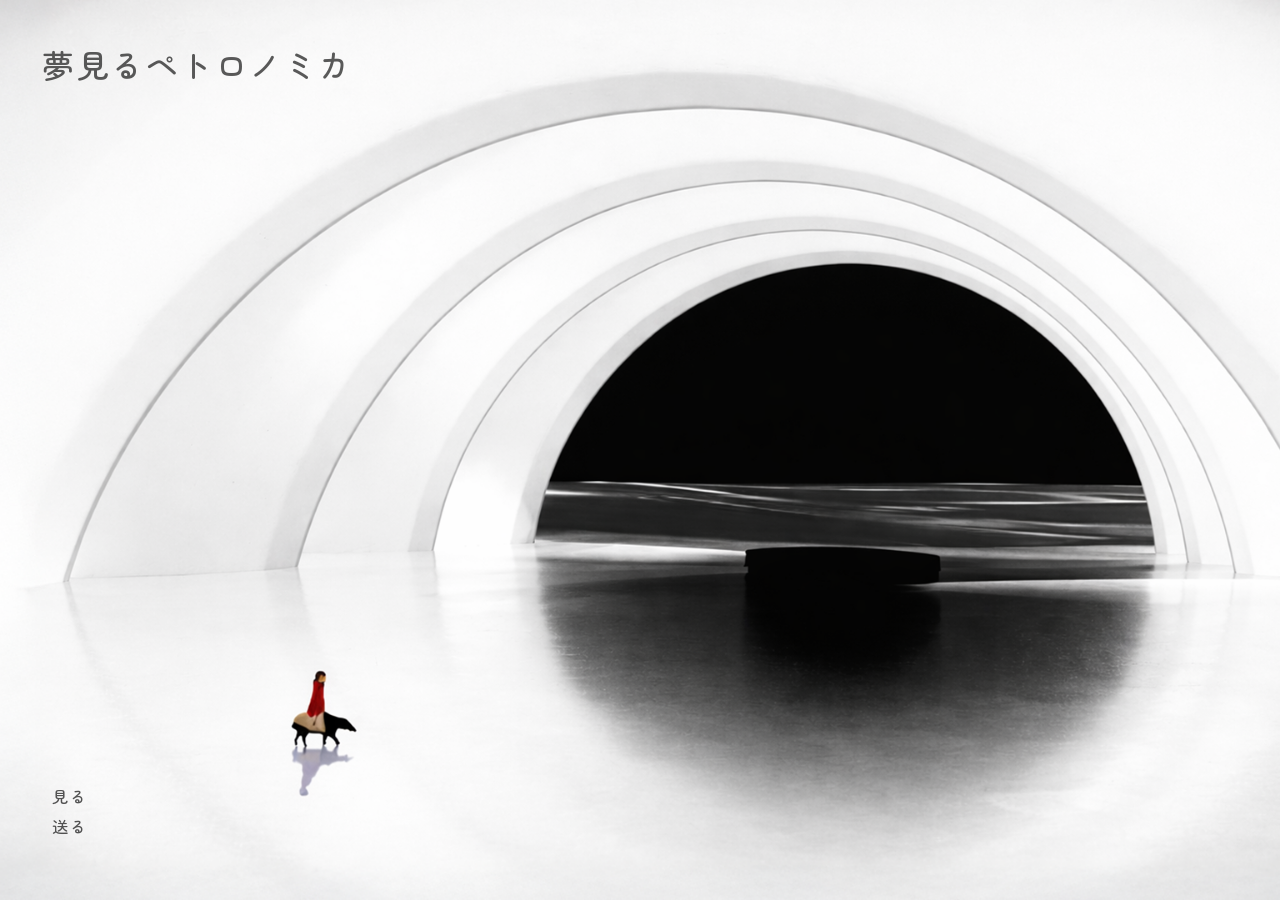
<file: index.html>
<!-- index.html -->
<!DOCTYPE html>
<html lang="ja">
<head>
  <meta charset="UTF-8" />
  <meta name="viewport" content="width=device-width, initial-scale=1.0" />
  <title>夢見るペトロノミカ</title>
  <meta name="description" content="夢見るペトロノミカ" />
  <link rel="preconnect" href="https://fonts.googleapis.com" />
  <link rel="preconnect" href="https://fonts.gstatic.com" crossorigin />
  <link href="https://fonts.googleapis.com/css2?family=Zen+Maru+Gothic:wght@400;500&display=swap" rel="stylesheet" />
  <link rel="stylesheet" href="style.css" />
</head>
<body>
  <main class="hero">
    <img src="top_img02.png" alt="夢見るペトロノミカの背景" class="hero__bg" />

    <h1 class="site-title">夢見るペトロノミカ</h1>

    <nav class="site-nav" aria-label="メインメニュー">
      <a href="works.html">見る</a>
      <!-- <a href="journal.html">書く</a> -->
      <a href="contact.html">送る</a>
    </nav>
  </main>
</body>
</html>
</file>
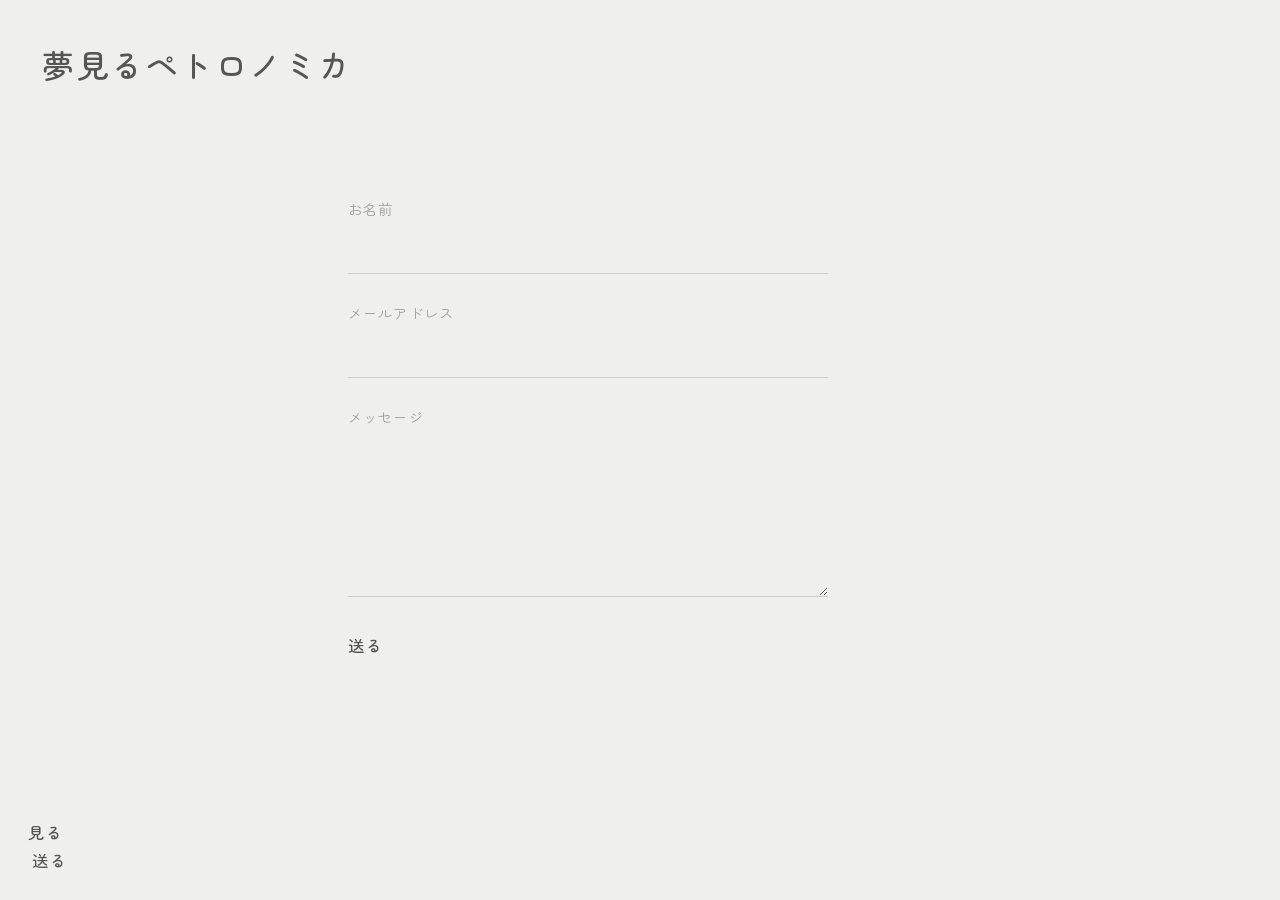
<file: contact.html>
<!DOCTYPE html>
<html lang="ja">
<head>
  <meta charset="UTF-8" />
  <meta name="viewport" content="width=device-width, initial-scale=1.0" />
  <title>送る | 夢見るペトロノミカ</title>
  <meta name="description" content="夢見るペトロノミカへのお問い合わせ" />
  <link rel="preconnect" href="https://fonts.googleapis.com" />
  <link rel="preconnect" href="https://fonts.gstatic.com" crossorigin />
  <link href="https://fonts.googleapis.com/css2?family=Zen+Maru+Gothic:wght@400;500&display=swap" rel="stylesheet" />
  <link rel="stylesheet" href="contact.css" />
</head>
<body>
  <main class="contact-page">
    <a href="index.html" class="site-title">夢見るペトロノミカ</a>

    <nav class="side-menu" aria-label="メインメニュー">
      <a href="works.html">見る</a>
      <!-- <a href="journal.html">書く</a> -->
      <a href="contact.html" class="active">送る</a>
    </nav>

    <section class="contact-main" aria-label="お問い合わせ">
      <form class="contact-form" action="mailto:nullfullness@gmail.com" method="post" enctype="text/plain">
        <div class="contact-field">
          <label for="name">お名前</label>
          <input type="text" id="name" name="name" autocomplete="name" required />
        </div>

        <div class="contact-field">
          <label for="email">メールアドレス</label>
          <input type="email" id="email" name="email" autocomplete="email" required />
        </div>

        <div class="contact-field">
          <label for="message">メッセージ</label>
          <textarea id="message" name="message" required></textarea>
        </div>

        <button type="submit" class="contact-submit">送る</button>
      </form>
    </section>
  </main>
</body>
</html>
</file>
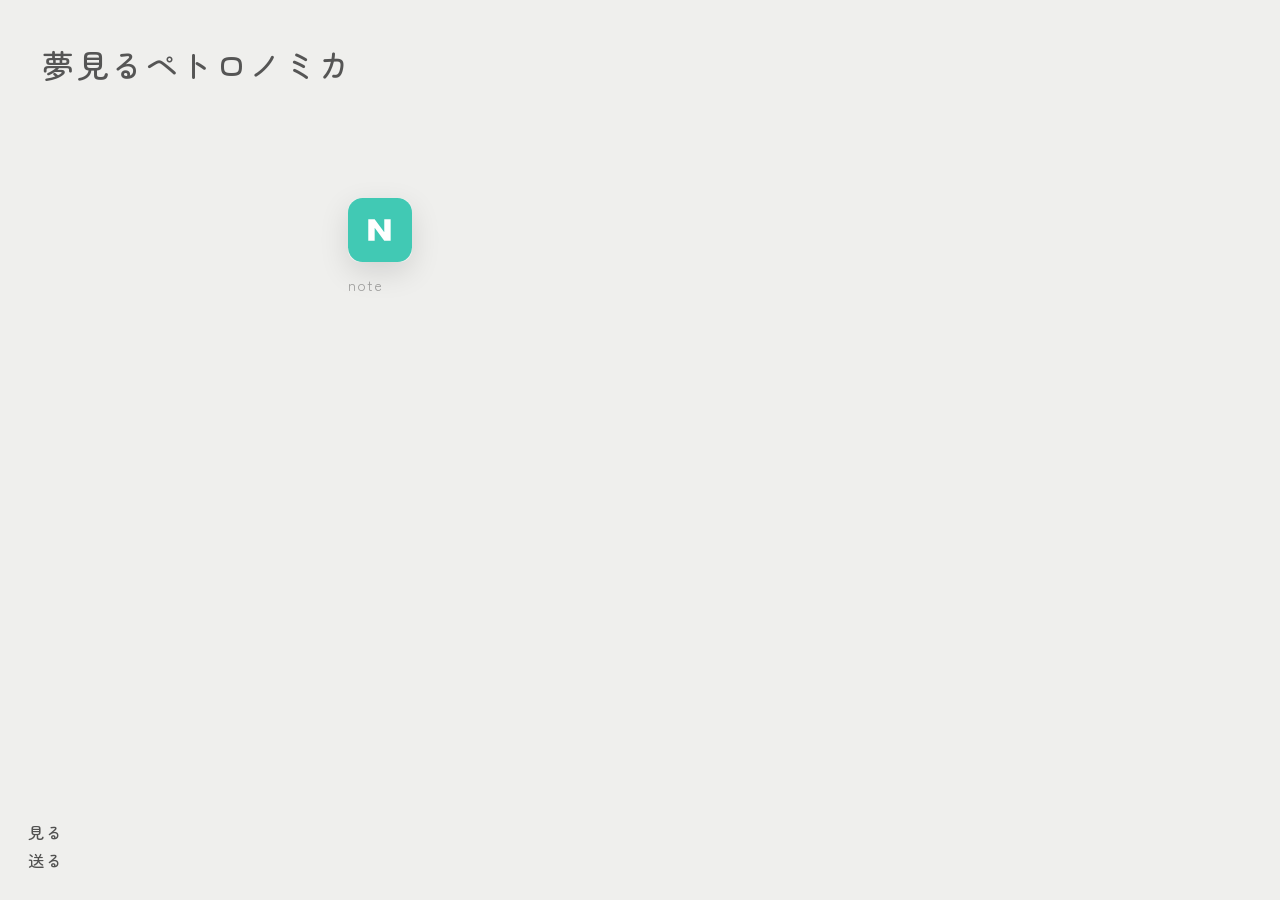
<file: journal.html>
<!DOCTYPE html>
<html lang="ja">
<head>
  <meta charset="UTF-8" />
  <meta name="viewport" content="width=device-width, initial-scale=1.0" />
  <title>書く | 夢見るペトロノミカ</title>
  <meta name="description" content="夢見るペトロノミカのjournal（note）" />
  <link rel="preconnect" href="https://fonts.googleapis.com" />
  <link rel="preconnect" href="https://fonts.gstatic.com" crossorigin />
  <link href="https://fonts.googleapis.com/css2?family=Zen+Maru+Gothic:wght@400;500&display=swap" rel="stylesheet" />
  <link rel="stylesheet" href="journal.css" />
</head>
<body>
  <main class="journal-page">
    <a href="index.html" class="site-title">夢見るペトロノミカ</a>

    <nav class="side-menu" aria-label="メインメニュー">
      <a href="works.html">見る</a>
      <!-- <a href="journal.html" class="active">書く</a> -->
      <a href="contact.html">送る</a>
    </nav>

    <section class="journal-main" aria-label="journal">
      <!-- href をご自身の note プロフィールURLに差し替えてください -->
      <a
        href="https://note.com/nullfulness"
        class="note-link"
        target="_blank"
        rel="noopener noreferrer"
      >
        <img src="icons/note.svg" alt="" class="note-link__icon" width="64" height="64" />
        <span class="note-link__label">note</span>
      </a>
    </section>
  </main>
</body>
</html>
</file>
<file: style.css>
:root {
    --text: rgba(20, 20, 20, 0.84);
    --text-strong: rgba(20, 20, 20, 0.70);
    --text-soft: rgba(20, 20, 20, 0.72);
    --font-main: "Zen Maru Gothic", "Hiragino Maru Gothic ProN", "Hiragino Sans", "Yu Gothic", "Meiryo", sans-serif;
  }
  
  * {
    box-sizing: border-box;
  }
  
  html,
  body {
    margin: 0;
    width: 100%;
    min-height: 100%;
  }
  
  body {
    background: #f2f2f0;
    color: var(--text);
    font-family: var(--font-main);
    -webkit-font-smoothing: antialiased;
    text-rendering: optimizeLegibility;
  }
  
  img {
    display: block;
    max-width: 100%;
  }
  
  .hero {
    position: relative;
    width: 100%;
    height: 100vh;
    min-height: 680px;
    overflow: hidden;
    background: #f2f2f0;
  }
  
  .hero__bg {
    position: absolute;
    inset: 0;
    width: 100%;
    height: 100%;
    object-fit: cover;
    object-position: center center;
  }
  
  .site-title {
    position: absolute;
    top: 48px;
    left: 42px;
    margin: 0;
    color: var(--text-strong);
    font-size: clamp(2rem, 2vw, 2.5rem);
    font-weight: 500;
    letter-spacing: 0.08em;
    line-height: 1;
  }
  
  .site-nav {
    position: absolute;
    left: 52px;
    bottom: 66px;
    display: flex;
    flex-direction: column;
    align-items: flex-start;
    gap: 14px;
  }
  
  .site-nav a {
    color: var(--text-soft);
    text-decoration: none;
    font-size: clamp(1rem, 1vw, 1.15rem);
    font-weight: 500;
    letter-spacing: 0.12em;
    line-height: 1;
    transition: transform 180ms ease, color 180ms ease, opacity 180ms ease;
  }
  
  .site-nav a:hover,
  .site-nav a:focus-visible {
    color: var(--text-strong);
    transform: translateX(4px);
    outline: none;
  }
  
  @media (max-width: 900px) {
    .hero {
      min-height: 100svh;
    }
  
    .site-title {
      top: 28px;
      left: 24px;
      font-size: 1.5rem;
    }
  
    .site-nav {
      left: 28px;
      bottom: 32px;
      gap: 12px;
    }
  
    .site-nav a {
      font-size: 0.95rem;
    }
  }
</file>
<file: contact.css>
:root {
  --bg: #efefed;
  --text: rgba(20, 20, 20, 0.84);
  --text-strong: rgba(20, 20, 20, 0.70);
  --text-soft: rgba(20, 20, 20, 0.72);
  --text-faint: rgba(20, 20, 20, 0.36);
  --font-main: "Zen Maru Gothic", "Hiragino Maru Gothic ProN", "Hiragino Sans", "Yu Gothic", "Meiryo", sans-serif;
}

* {
  box-sizing: border-box;
}

html,
body {
  margin: 0;
  min-height: 100%;
}

body {
  background: var(--bg);
  color: var(--text);
  font-family: var(--font-main);
  -webkit-font-smoothing: antialiased;
  text-rendering: optimizeLegibility;
}

a {
  color: inherit;
  text-decoration: none;
}

.contact-page {
  position: relative;
  min-height: 100vh;
  width: 100%;
}

.site-title {
  position: fixed;
  top: 48px;
  left: 42px;
  margin: 0;
  color: var(--text-strong);
  font-size: clamp(2rem, 2vw, 2.5rem);
  font-weight: 500;
  letter-spacing: 0.08em;
  line-height: 1;
  z-index: 20;
}

.side-menu {
  position: fixed;
  left: 28px;
  bottom: 32px;
  display: flex;
  flex-direction: column;
  align-items: flex-start;
  gap: 12px;
  z-index: 20;
}

.side-menu a {
  color: var(--text-soft);
  text-decoration: none;
  font-size: clamp(1rem, 1vw, 1.15rem);
  font-weight: 500;
  letter-spacing: 0.12em;
  line-height: 1;
  transition: transform 180ms ease, color 180ms ease, opacity 180ms ease;
}

.side-menu a:hover,
.side-menu a:focus-visible,
.side-menu a.active {
  color: var(--text-strong);
  transform: translateX(4px);
  outline: none;
}

.contact-main {
  width: 100%;
  min-height: 100vh;
  display: flex;
  flex-direction: column;
  align-items: flex-start;
  justify-content: flex-start;
  padding: 150px 48px 48px 380px;
}

.contact-form {
  display: flex;
  flex-direction: column;
  gap: 28px;
  width: min(100%, 480px);
  margin-top: 48px;
  margin-left: -32px;
}

.contact-field {
  display: flex;
  flex-direction: column;
  gap: 10px;
}

.contact-field label {
  font-size: 0.9rem;
  letter-spacing: 0.08em;
  color: var(--text-faint);
}

.contact-field input,
.contact-field textarea {
  width: 100%;
  border: 0;
  border-bottom: 1px solid rgba(20, 20, 20, 0.16);
  background: transparent;
  padding: 10px 0;
  color: var(--text);
  font: inherit;
  letter-spacing: 0.04em;
  transition: border-color 180ms ease;
}

.contact-field input:focus,
.contact-field textarea:focus {
  outline: none;
  border-bottom-color: rgba(20, 20, 20, 0.42);
}

.contact-field textarea {
  min-height: 160px;
  resize: vertical;
  line-height: 1.7;
}

.contact-submit {
  align-self: flex-start;
  margin-top: 8px;
  border: 0;
  background: transparent;
  padding: 0;
  color: var(--text-soft);
  font: inherit;
  font-size: clamp(1rem, 1vw, 1.15rem);
  font-weight: 500;
  letter-spacing: 0.12em;
  cursor: pointer;
  transition: transform 180ms ease, color 180ms ease;
}

.contact-submit:hover,
.contact-submit:focus-visible {
  color: var(--text-strong);
  transform: translateX(4px);
  outline: none;
}

@media (max-width: 900px) {
  .site-title {
    top: 28px;
    left: 24px;
    font-size: 1.5rem;
  }

  .side-menu {
    left: 52px;
    bottom: 66px;
    gap: 14px;
  }

  .contact-main {
    padding: 120px 20px 28px;
  }

  .contact-form {
    margin-top: 24px;
    margin-left: -16px;
    width: 100%;
  }
}
</file>
<file: journal.css>
:root {
  --bg: #efefed;
  --text: rgba(20, 20, 20, 0.84);
  --text-strong: rgba(20, 20, 20, 0.70);
  --text-soft: rgba(20, 20, 20, 0.72);
  --text-faint: rgba(20, 20, 20, 0.36);
  --font-main: "Zen Maru Gothic", "Hiragino Maru Gothic ProN", "Hiragino Sans", "Yu Gothic", "Meiryo", sans-serif;
}

* {
  box-sizing: border-box;
}

html,
body {
  margin: 0;
  min-height: 100%;
}

body {
  background: var(--bg);
  color: var(--text);
  font-family: var(--font-main);
  -webkit-font-smoothing: antialiased;
  text-rendering: optimizeLegibility;
}

a {
  color: inherit;
  text-decoration: none;
}

img {
  display: block;
  max-width: 100%;
}

.journal-page {
  position: relative;
  min-height: 100vh;
  width: 100%;
}

.site-title {
  position: fixed;
  top: 48px;
  left: 42px;
  margin: 0;
  color: var(--text-strong);
  font-size: clamp(2rem, 2vw, 2.5rem);
  font-weight: 500;
  letter-spacing: 0.08em;
  line-height: 1;
  z-index: 20;
}

.side-menu {
  position: fixed;
  left: 28px;
  bottom: 32px;
  display: flex;
  flex-direction: column;
  align-items: flex-start;
  gap: 12px;
  z-index: 20;
}

.side-menu a {
  color: var(--text-soft);
  text-decoration: none;
  font-size: clamp(1rem, 1vw, 1.15rem);
  font-weight: 500;
  letter-spacing: 0.12em;
  line-height: 1;
  transition: transform 180ms ease, color 180ms ease, opacity 180ms ease;
}

.side-menu a:hover,
.side-menu a:focus-visible,
.side-menu a.active {
  color: var(--text-strong);
  transform: translateX(4px);
  outline: none;
}

.journal-main {
  width: 100%;
  min-height: 100vh;
  display: flex;
  flex-direction: column;
  align-items: flex-start;
  justify-content: flex-start;
  padding: 150px 48px 48px 380px;
}

.note-link {
  display: flex;
  flex-direction: column;
  align-items: flex-start;
  margin-top: 48px;
  margin-left: -32px;
  transition: transform 180ms ease, opacity 180ms ease;
}

.note-link:hover,
.note-link:focus-visible {
  transform: translateY(-1px);
  outline: none;
}

.note-link__icon {
  width: 64px;
  height: 64px;
  border-radius: 12px;
  box-shadow: 0 10px 30px rgba(0, 0, 0, 0.12);
}

.note-link__label {
  margin-top: 12px;
  font-size: 0.9rem;
  letter-spacing: 0.08em;
  color: var(--text-faint);
}

@media (max-width: 900px) {
  .site-title {
    top: 28px;
    left: 24px;
    font-size: 1.5rem;
  }

  .side-menu {
    left: 52px;
    bottom: 66px;
    gap: 14px;
  }

  .journal-main {
    padding: 120px 20px 28px;
  }

  .note-link {
    margin-top: 24px;
    margin-left: -16px;
  }
}
</file>
